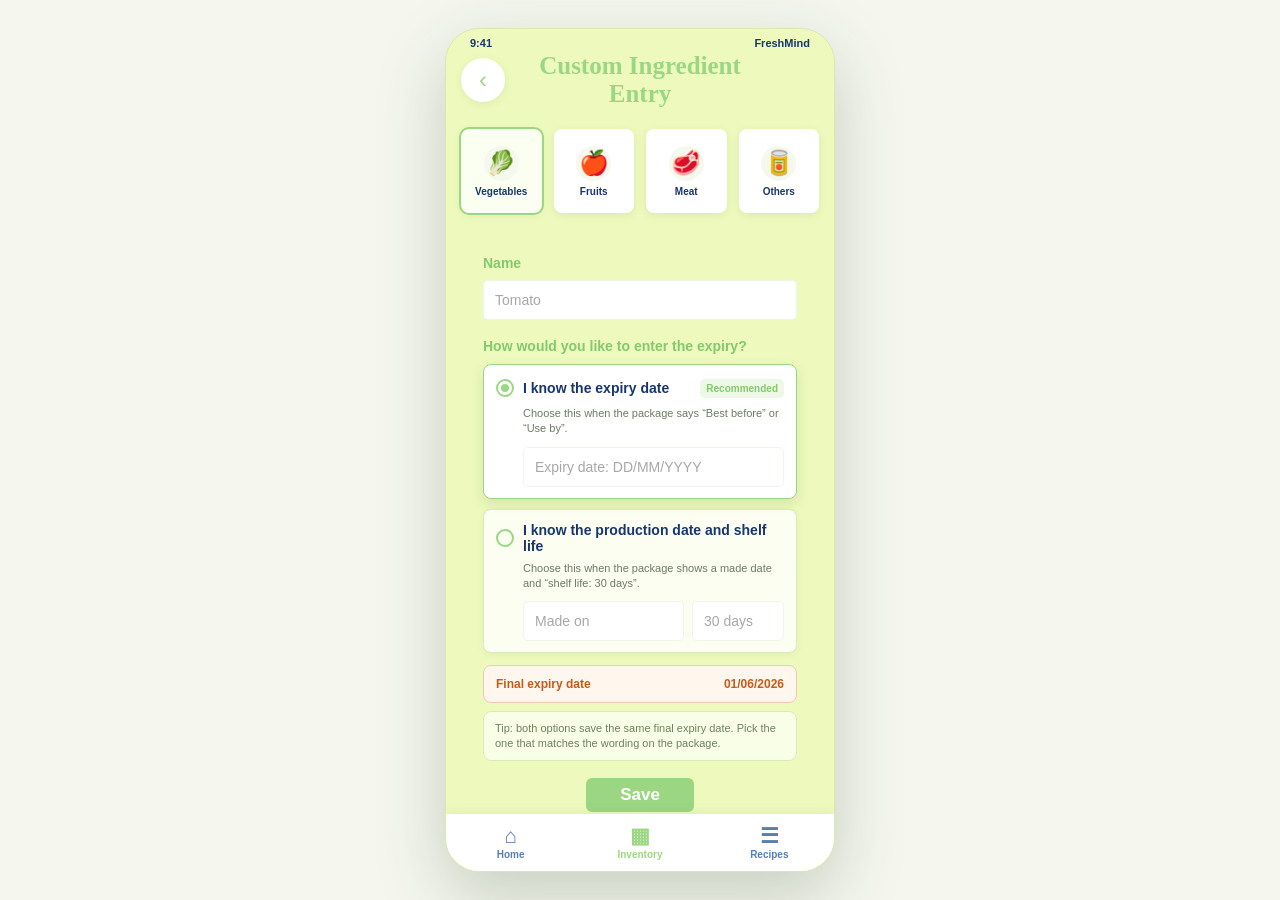
<file: docs/expiry-entry-ui-design.html>
<!doctype html>
<html lang="en">
<head>
  <meta charset="utf-8">
  <meta name="viewport" content="width=device-width, initial-scale=1">
  <title>FreshMind Expiry Entry UI Design</title>
  <style>
    :root {
      --bg: #eefabd;
      --green: #9bd783;
      --green-dark: #84c96d;
      --blue: #17356f;
      --nav-blue: #5a7faf;
      --text: #111111;
      --muted: #6c7b64;
      --line: #dbe9be;
      --soft: #f8ffe6;
      --white: #ffffff;
      --warning: #c75a1b;
    }

    * {
      box-sizing: border-box;
    }

    body {
      margin: 0;
      min-height: 100vh;
      display: grid;
      place-items: center;
      background: #f5f7ef;
      font-family: Inter, Roboto, Arial, sans-serif;
      color: var(--text);
    }

    .phone {
      width: 390px;
      height: 844px;
      overflow: hidden;
      background: var(--bg);
      border: 1px solid #d9e8b1;
      border-radius: 34px;
      box-shadow: 0 24px 70px rgba(31, 61, 19, 0.22);
      position: relative;
    }

    .status {
      height: 22px;
      padding: 8px 24px 0;
      font-size: 11px;
      color: var(--blue);
      display: flex;
      justify-content: space-between;
      font-weight: 700;
    }

    .header {
      height: 58px;
      display: grid;
      grid-template-columns: 44px 1fr 44px;
      align-items: center;
      padding: 0 15px;
    }

    .icon-button {
      width: 44px;
      height: 44px;
      border-radius: 22px;
      border: 0;
      background: var(--white);
      color: var(--green);
      font-size: 24px;
      line-height: 44px;
      text-align: center;
      box-shadow: 0 2px 8px rgba(52, 89, 32, 0.09);
    }

    h1 {
      margin: 0;
      color: var(--green);
      font-family: "Marker Felt", "Comic Sans MS", cursive;
      font-size: 25px;
      font-weight: 700;
      text-align: center;
      letter-spacing: 0;
    }

    .content {
      height: calc(100% - 137px);
      overflow: hidden;
      padding: 20px 15px 18px;
    }

    .categories {
      display: grid;
      grid-template-columns: repeat(4, 1fr);
      gap: 12px;
      height: 84px;
    }

    .category {
      background: var(--white);
      border-radius: 8px;
      box-shadow: 0 2px 8px rgba(52, 89, 32, 0.1);
      display: grid;
      place-items: center;
      align-content: center;
      gap: 5px;
      color: var(--blue);
      font-size: 10px;
      font-weight: 800;
    }

    .category.selected {
      outline: 2px solid var(--green);
      background: #fbfff2;
    }

    .emoji {
      width: 35px;
      height: 35px;
      display: grid;
      place-items: center;
      font-size: 24px;
      border-radius: 18px;
      background: #f5f9ed;
    }

    .form {
      margin: 22px 4px 0;
      padding: 20px 18px 0;
    }

    .field-label {
      color: var(--green-dark);
      font-size: 14px;
      font-weight: 800;
      margin-bottom: 9px;
    }

    .input {
      height: 40px;
      border-radius: 5px;
      background: var(--white);
      border: 0;
      box-shadow: inset 0 0 0 1px rgba(132, 201, 109, 0.15);
      display: flex;
      align-items: center;
      padding: 0 12px;
      color: #a7a7a7;
      font-size: 14px;
    }

    .section-title {
      margin: 18px 0 10px;
      color: var(--green-dark);
      font-size: 14px;
      font-weight: 900;
    }

    .method-list {
      display: grid;
      gap: 10px;
    }

    .method {
      background: rgba(255, 255, 255, 0.78);
      border: 1px solid var(--line);
      border-radius: 8px;
      padding: 12px 12px 11px;
      box-shadow: 0 2px 7px rgba(52, 89, 32, 0.07);
    }

    .method.active {
      background: var(--white);
      border-color: var(--green);
      box-shadow: 0 5px 14px rgba(52, 89, 32, 0.14);
    }

    .method-head {
      display: flex;
      align-items: center;
      gap: 9px;
      min-height: 22px;
    }

    .radio {
      width: 18px;
      height: 18px;
      border-radius: 50%;
      border: 2px solid var(--green);
      display: grid;
      place-items: center;
      flex: 0 0 auto;
    }

    .radio::after {
      content: "";
      width: 8px;
      height: 8px;
      border-radius: 50%;
      background: var(--green);
      opacity: 0;
    }

    .active .radio::after {
      opacity: 1;
    }

    .method-title {
      color: var(--blue);
      font-size: 14px;
      font-weight: 900;
      flex: 1;
    }

    .badge {
      border-radius: 5px;
      background: #edf8e6;
      color: var(--green-dark);
      font-size: 10px;
      font-weight: 900;
      padding: 4px 6px;
    }

    .method-copy {
      margin: 7px 0 0 27px;
      color: var(--muted);
      font-size: 11px;
      line-height: 1.35;
    }

    .subfields {
      margin: 11px 0 0 27px;
      display: grid;
      gap: 8px;
    }

    .subrow {
      display: grid;
      grid-template-columns: 1fr 92px;
      gap: 8px;
    }

    .result {
      margin-top: 12px;
      padding: 11px 12px;
      border-radius: 8px;
      background: #fff7ed;
      border: 1px solid #f2c9ae;
      display: flex;
      align-items: center;
      justify-content: space-between;
      color: var(--warning);
      font-size: 12px;
      font-weight: 900;
    }

    .helper {
      margin-top: 8px;
      padding: 9px 11px;
      border-radius: 8px;
      background: var(--soft);
      border: 1px solid #dceaba;
      color: #6f8060;
      font-size: 11px;
      line-height: 1.35;
    }

    .save {
      width: 108px;
      height: 34px;
      margin: 17px auto 0;
      border-radius: 6px;
      background: var(--green);
      color: var(--white);
      display: grid;
      place-items: center;
      font-size: 17px;
      font-weight: 900;
    }

    .nav {
      position: absolute;
      left: 0;
      right: 0;
      bottom: 0;
      height: 57px;
      background: var(--white);
      display: grid;
      grid-template-columns: repeat(3, 1fr);
      align-items: center;
      box-shadow: 0 -2px 10px rgba(52, 89, 32, 0.08);
      color: var(--nav-blue);
      font-size: 10px;
      font-weight: 800;
    }

    .nav-item {
      display: grid;
      place-items: center;
      gap: 3px;
    }

    .nav-icon {
      font-size: 21px;
      line-height: 1;
    }

    .nav-item.active {
      color: var(--green);
    }
  </style>
</head>
<body>
  <main class="phone" aria-label="FreshMind clearer expiry entry UI design">
    <div class="status">
      <span>9:41</span>
      <span>FreshMind</span>
    </div>

    <header class="header">
      <div class="icon-button">‹</div>
      <h1>Custom Ingredient Entry</h1>
      <div></div>
    </header>

    <section class="content">
      <div class="categories" aria-label="Ingredient categories">
        <div class="category selected">
          <div class="emoji">🥬</div>
          <div>Vegetables</div>
        </div>
        <div class="category">
          <div class="emoji">🍎</div>
          <div>Fruits</div>
        </div>
        <div class="category">
          <div class="emoji">🥩</div>
          <div>Meat</div>
        </div>
        <div class="category">
          <div class="emoji">🥫</div>
          <div>Others</div>
        </div>
      </div>

      <div class="form">
        <div class="field-label">Name</div>
        <div class="input">Tomato</div>

        <div class="section-title">How would you like to enter the expiry?</div>

        <div class="method-list">
          <div class="method active">
            <div class="method-head">
              <div class="radio"></div>
              <div class="method-title">I know the expiry date</div>
              <div class="badge">Recommended</div>
            </div>
            <p class="method-copy">Choose this when the package says “Best before” or “Use by”.</p>
            <div class="subfields">
              <div class="input">Expiry date: DD/MM/YYYY</div>
            </div>
          </div>

          <div class="method">
            <div class="method-head">
              <div class="radio"></div>
              <div class="method-title">I know the production date and shelf life</div>
            </div>
            <p class="method-copy">Choose this when the package shows a made date and “shelf life: 30 days”.</p>
            <div class="subfields">
              <div class="subrow">
                <div class="input">Made on</div>
                <div class="input">30 days</div>
              </div>
            </div>
          </div>
        </div>

        <div class="result">
          <span>Final expiry date</span>
          <span>01/06/2026</span>
        </div>

        <div class="helper">Tip: both options save the same final expiry date. Pick the one that matches the wording on the package.</div>

        <div class="save">Save</div>
      </div>
    </section>

    <nav class="nav" aria-label="Bottom navigation">
      <div class="nav-item">
        <div class="nav-icon">⌂</div>
        <div>Home</div>
      </div>
      <div class="nav-item active">
        <div class="nav-icon">▦</div>
        <div>Inventory</div>
      </div>
      <div class="nav-item">
        <div class="nav-icon">☰</div>
        <div>Recipes</div>
      </div>
    </nav>
  </main>
</body>
</html>
</file>
